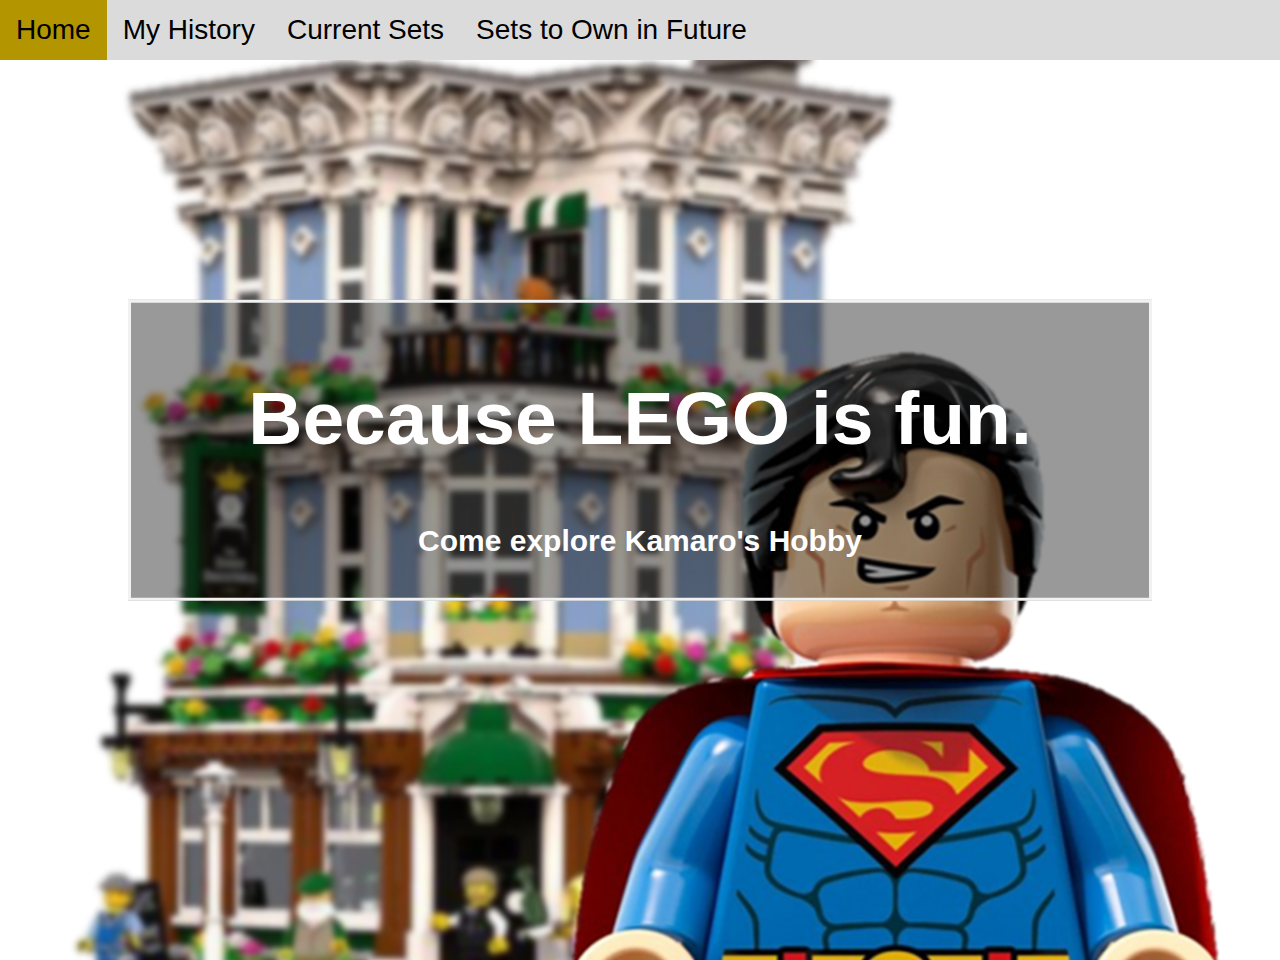
<file: index.html>
<!DOCTYPE html>
<html>
<head>
    <meta charset="utf-8" />
	<link rel="stylesheet" href="styles.css">
    <title>Home</title>
	
	<style>
		img {
		  max-width: 100%;
		  height: auto;
		}
		
		body, html {
		  height: 100%;
		  margin: 0;
		}
				
		* {
		  box-sizing: border-box;
		}

		.bg-image {
		  /* The image used */
		  background-image: url('supermanbuilding.png');
		  
		  /* Full height */
		  height: 100%; 
		  
		  /* Center and scale the image nicely */
		  background-position: center;
		  background-repeat: no-repeat;
		  background-size: cover;
		}

		/* Position text in the middle of the page/image */
		.bg-text {
		  background-color: rgb(0,0,0); /* Fallback color */
		  background-color: rgba(0,0,0, 0.4); /* Black w/opacity/see-through */
		  color: white;
		  font-weight: bold;
		  border: 3px solid #f1f1f1;
		  position: absolute;
		  top: 50%;
		  left: 50%;
		  transform: translate(-50%, -50%);
		  z-index: 2;
		  width: 80%;
		  padding: 10px;
		  text-align: center;
		}
		
		@media screen and (min-width: 800px) {
		  .bg-text {
			font-size: 50px;
		  }
		}

		@media screen and (max-width: 800px) {
		  .bg-text {
			font-size: 30px;
		  }
		}
		
	</style>
</head>
<body>

<ul>
  <li><a class="active" href="index.html">Home</a></li>
  <li><a href="history.html">My History</a></li>
  <li><a href="currentsets.html">Current Sets</a></li>
  <li><a href="futuresets.html">Sets to Own in Future</a></li>
</ul>

<div class="bg-image"></div>

<div class="bg-text">
  <h2>Because <strong>LEGO</strong> is fun.</h2>
  <p style="font-size:30px">Come explore Kamaro's Hobby</p>
</div>

</body>
</html>
</file>
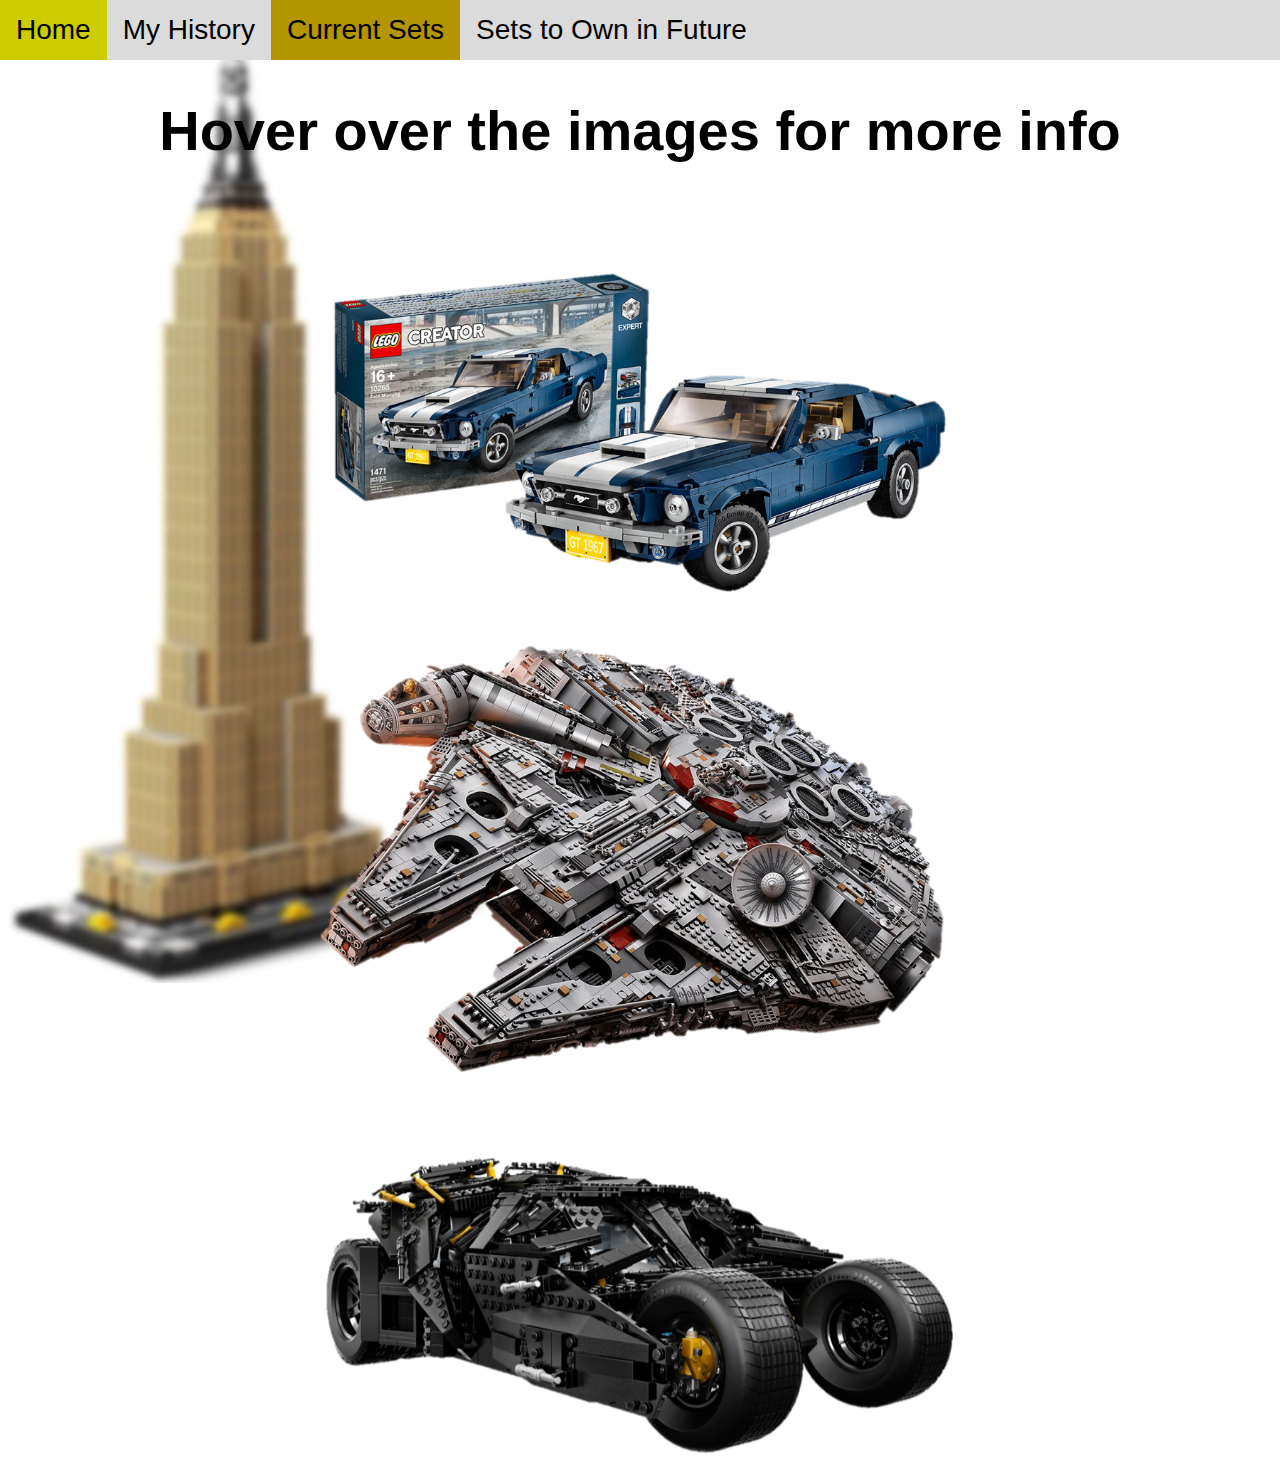
<file: currentsets.html>
<!DOCTYPE html>
<html>
<head>
    <meta charset="utf-8" />
	<link rel="stylesheet" href="styles.css">
    <title>Current Sets</title>

<style>

	body {
		background-image: url('legobuilding.jpg');
		background-position: center;
		background-repeat: no-repeat;
		background-size: cover;
		background-attachment: fixed;
	}

	.container {
	  position: relative;
		margin-left: auto;
	  margin-right: auto;
	  width: 50%;
	}

	.image {
	  opacity: 1;
	  display: block;
	  width: 100%;
	  height: auto;
	  transition: .5s ease;
	  backface-visibility: hidden;
	}

	.middle {
	  transition: .5s ease;
	  opacity: 0;
	  position: absolute;
	  top: 50%;
	  left: 50%;
	  transform: translate(-50%, -50%);
	  -ms-transform: translate(-50%, -50%)
	}

	.container:hover .image {
	  opacity: 0.3;
	}

	.container:hover .middle {
	  opacity: 1;
	}

	.text {
	  background-color: #4CAF50;
	  color: white;
	  font-size: 16px;
	  padding: 16px 32px;
	}

	h1 {text-align: center;}

</style>	

</head>
<body>

<ul>
  <li><a href="index.html">Home</a></li>
  <li><a href="history.html">My History</a></li>
  <li><a class="active" href="currentsets.html">Current Sets</a></li>
  <li><a href="futuresets.html">Sets to Own in Future</a></li>
</ul>

<h1>Hover over the images for more info</h1><br><br>

<div class="container">
  <img src="10265.png" alt="Avatar" class="image" style="width:100%">
  <div class="middle">
    <div class="text">Lego Set 10265 - Obtained in 2020.<br><br>Authentic replica of a 1960s Ford Mustang featuring dark-blue bodywork with white racing stripes, air scoop, 5-spoke rims with road-gripping tires, and a selection customization add-ons.</div>
  </div>
</div>

<div class="container">
  <img src="75192.png" alt="Avatar" class="image" style="width:100%">
  <div class="middle">
    <div class="text">Lego Set 75192 - Obtained in 2019. <br><br> My favourite set. An amazing LEGO interpretation of Han Solo's unforgettable Corellian freighter. It has all the details that Star Wars fans of any age could wish for, including intricate exterior detailing, upper and lower quad laser cannons, landing legs, lowering boarding ramp and a 4-minifigure cockpit with detachable canopy.</div>
  </div>
</div>

<div class="container">
  <img src="76023.png" alt="Avatar" class="image" style="width:100%">
  <div class="middle">
    <div class="text">Lego Set 76023 - Obtained in 2015. <br><br> Also my favourite set. This is a LEGO interpretation of the batmobile that was introduced in the movie BATMAN BEGINS, directed by Christopher Nolan and starred by Christian Bale.</div>
  </div>
</div>

</body>
</html>
</file>
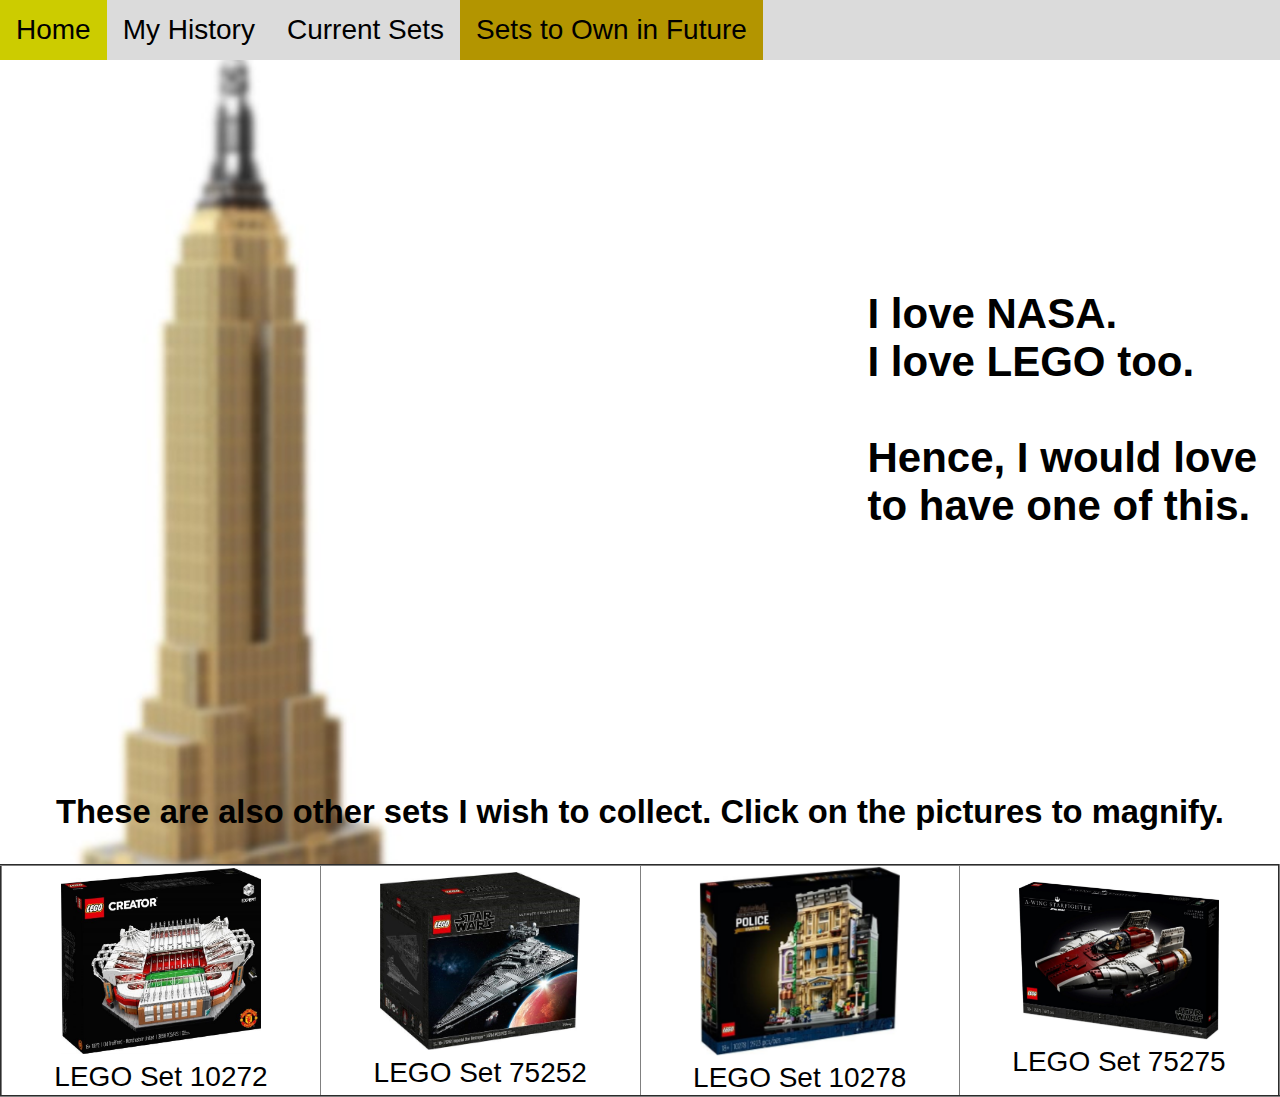
<file: futuresets.html>
<!DOCTYPE html>
<html>
<head>
    <meta charset="utf-8" />
	<link rel="stylesheet" href="styles.css">
    <title>Sets to Own in Future</title>
	
<style>
	body {
		background-image: url('legobuilding.jpg');
		background-position: center;
		background-repeat: no-repeat;
		background-size: cover;
		background-attachment: fixed;
	}

	.modal {
		z-index:1;
		display:none;
		padding-top:10px;
		position:fixed;
		left:0;
		top:0;
		width:100%;
		height:100%;
		overflow:auto;
		background-color:rgb(0,0,0);
		background-color:rgba(0,0,0,0.8)
	}

	.modal-content{
		margin: auto;
		display: block;
		position: absolute;
	  top: 50%;
	  left: 50%;
	  transform: translate(-50%, -50%);
	}


	.modal-hover-opacity {
		opacity:1;
		filter:alpha(opacity=100);
		-webkit-backface-visibility:hidden
	}

	.modal-hover-opacity:hover {
		opacity:0.60;
		filter:alpha(opacity=60);
		-webkit-backface-visibility:hidden
	}


	.close {
	text-decoration:none;float:right;font-size:24px;font-weight:bold;color:white
	}
	.container1 {
	width:200px;
	display:inline-block;
	}
	.modal-content, #caption {   
	  
		-webkit-animation-name: zoom;
		-webkit-animation-duration: 0.6s;
		animation-name: zoom;
		animation-duration: 0.6s;
	}


	@-webkit-keyframes zoom {
		from {-webkit-transform:scale(0)} 
		to {-webkit-transform:scale(1)}
	}

	@keyframes zoom {
		from {transform:scale(0)} 
		to {transform:scale(1)}
	}
	
	.center {
	  display: block;
	  margin-left: auto;
	  margin-right: auto;
	  width: 50%;
	}

	.video-responsive{
		overflow:hidden;
		padding-bottom:56.25%;
		position:relative;
		height:0;
	}
	.video-responsive iframe{
		left:0;
		top:0;
		height:100%;
		width:100%;
		position:absolute;
	}

</style
</head>
<body>

<ul>
  <li><a href="index.html">Home</a></li>
  <li><a href="history.html">My History</a></li>
  <li><a href="currentsets.html">Current Sets</a></li>
  <li><a class="active" href="futuresets.html">Sets to Own in Future</a></li>
</ul>

<table border="0" style="height: 700px; width: 100%; border-collapse: collapse;" height="447">
<tbody>
<tr>
<td style="width: 67.6932%; text-align: center;">
<div class="video-responsive">
<iframe width="420" height="315" src="https://www.youtube.com/embed/ci3ZwLhGNTw" frameborder="0" allowfullscreen></iframe>
</div></td>
<td style="width: 32.3068%;">
<h2 class="u-text u-text-1"><span>I love <strong>NASA</strong>.<br />I love <strong>LEGO</strong> too.&nbsp;</span>&nbsp;<br /><br />Hence, I would love to have one of this.</h2>
</td>
</tr>
</tbody>
</table>

<center><h3>These are also other sets I wish to collect. Click on the pictures to magnify.</h3></center>
<table border="2" style="width: 100%; border-collapse: collapse;background-color: white;">
<tbody>
<tr>
<td style="width: 25%;">
<center><div class="container1">
    <img src="10272.jpg" style="max-width:100%;cursor:pointer" onclick="onClick(this)" class="modal-hover-opacity">
  </div><br>LEGO Set 10272</center>
</td>
<td style="width: 25%;">
<center><div class="container1">
    <img src="75252.jpg" style="max-width:100%;cursor:pointer" onclick="onClick(this)" class="modal-hover-opacity">
  </div><br>LEGO Set 75252</center>
</td>
<td style="width: 25%;">
<center><div class="container1">
    <img src="10278.jpg" style="max-width:100%;cursor:pointer" onclick="onClick(this)" class="modal-hover-opacity">
  </div><br>LEGO Set 10278</center>
</td>
</td>
<td style="width: 25%;">
<center><div class="container1">
    <img src="75275.jpg" style="max-width:100%;cursor:pointer" onclick="onClick(this)" class="modal-hover-opacity">
  </div><br>LEGO Set 75275</center>
</td>
</td>
</tr>
</tbody>
</table>

<div id="modal01" class="modal" onclick="this.style.display='none'">
  <span class="close">&times;&nbsp;&nbsp;&nbsp;&nbsp;</span>
  <div class="modal-content">
    <img id="img01" style="max-width:100%">
  </div>
</div>



<script>
// Get the modal
var modal = document.getElementById('modal01');

// Get the image and insert it inside the modal - use its "alt" text as a caption
var modalImg = document.getElementById("img01");
img.onclick = function(){
  modal.style.display = "block";
  modalImg.src = this.src;
  captionText.innerHTML = this.alt;
}

// Get the <span> element that closes the modal
var span = document.getElementsByClassName("close")[0];

// When the user clicks on <span> (x), close the modal
function onClick(element) {
  document.getElementById("img01").src = element.src;
  document.getElementById("modal01").style.display = "block";
}
</script>

</body>
</html>
</file>
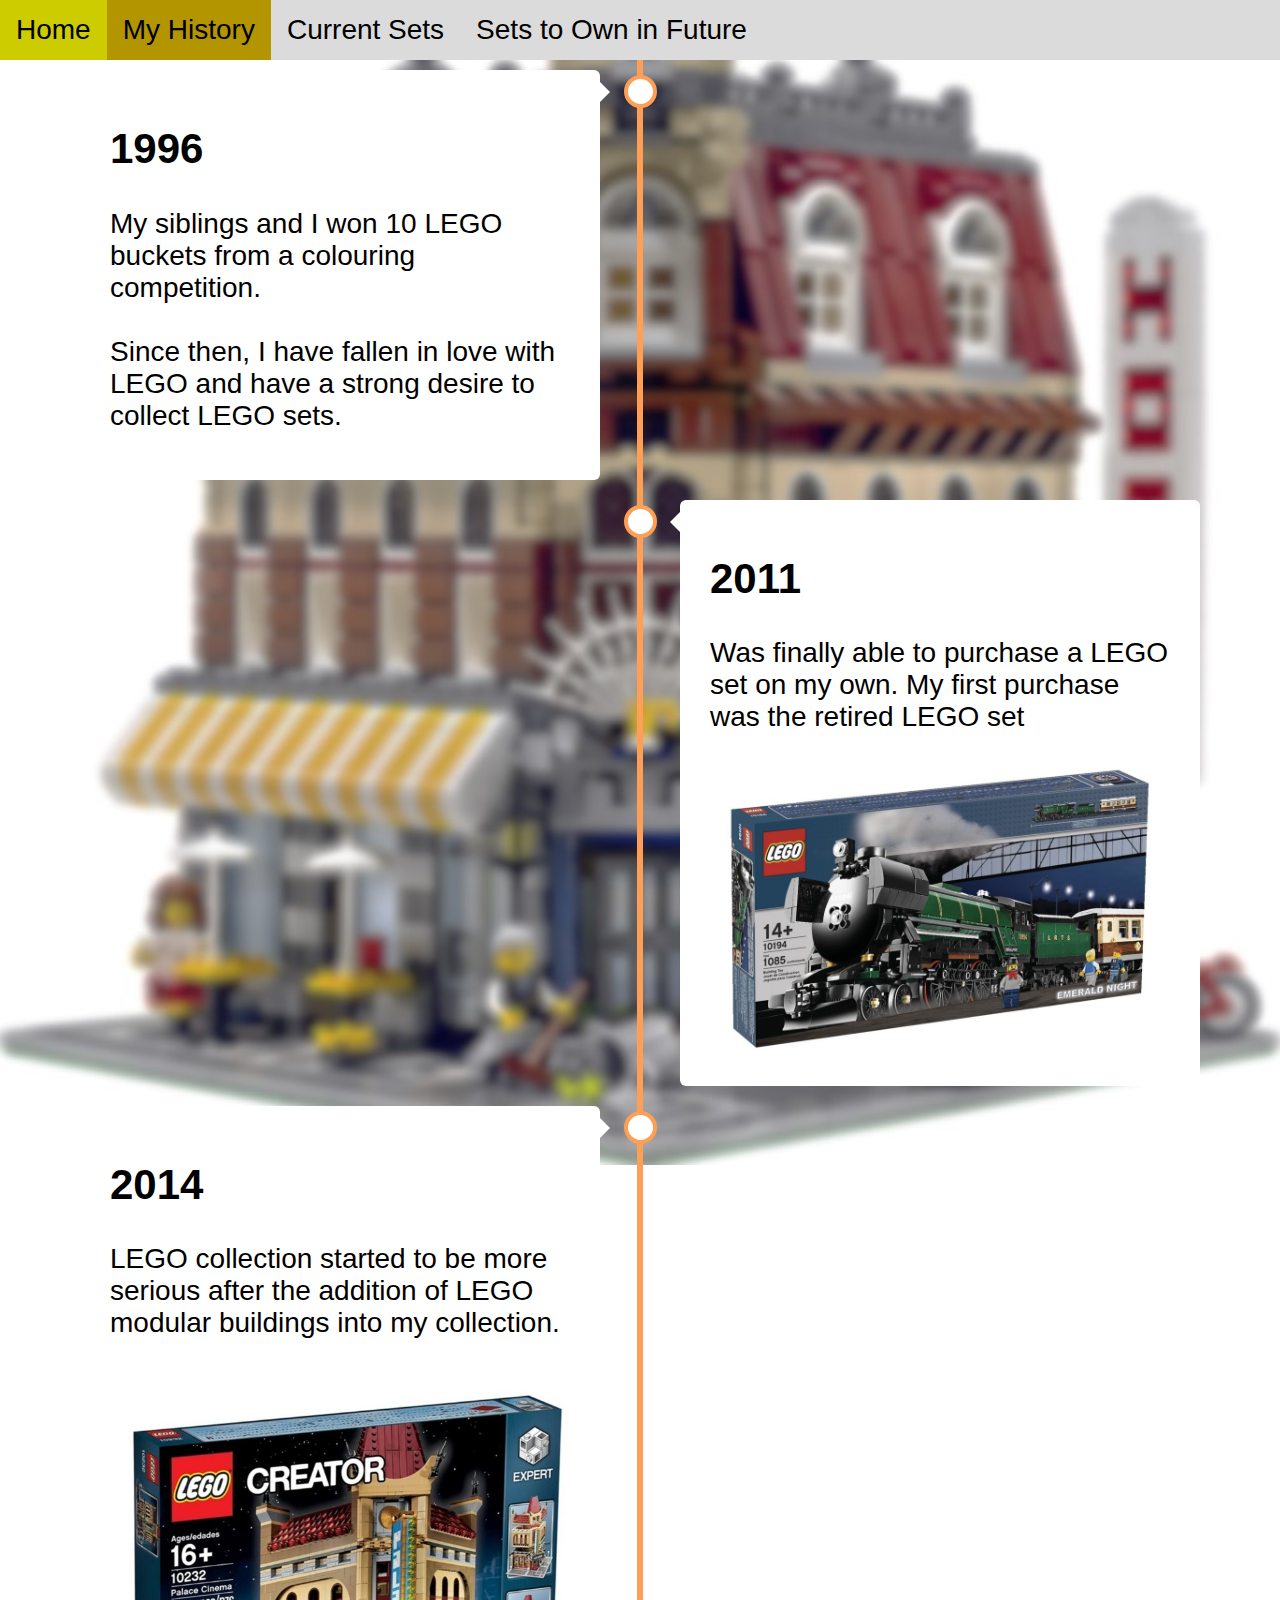
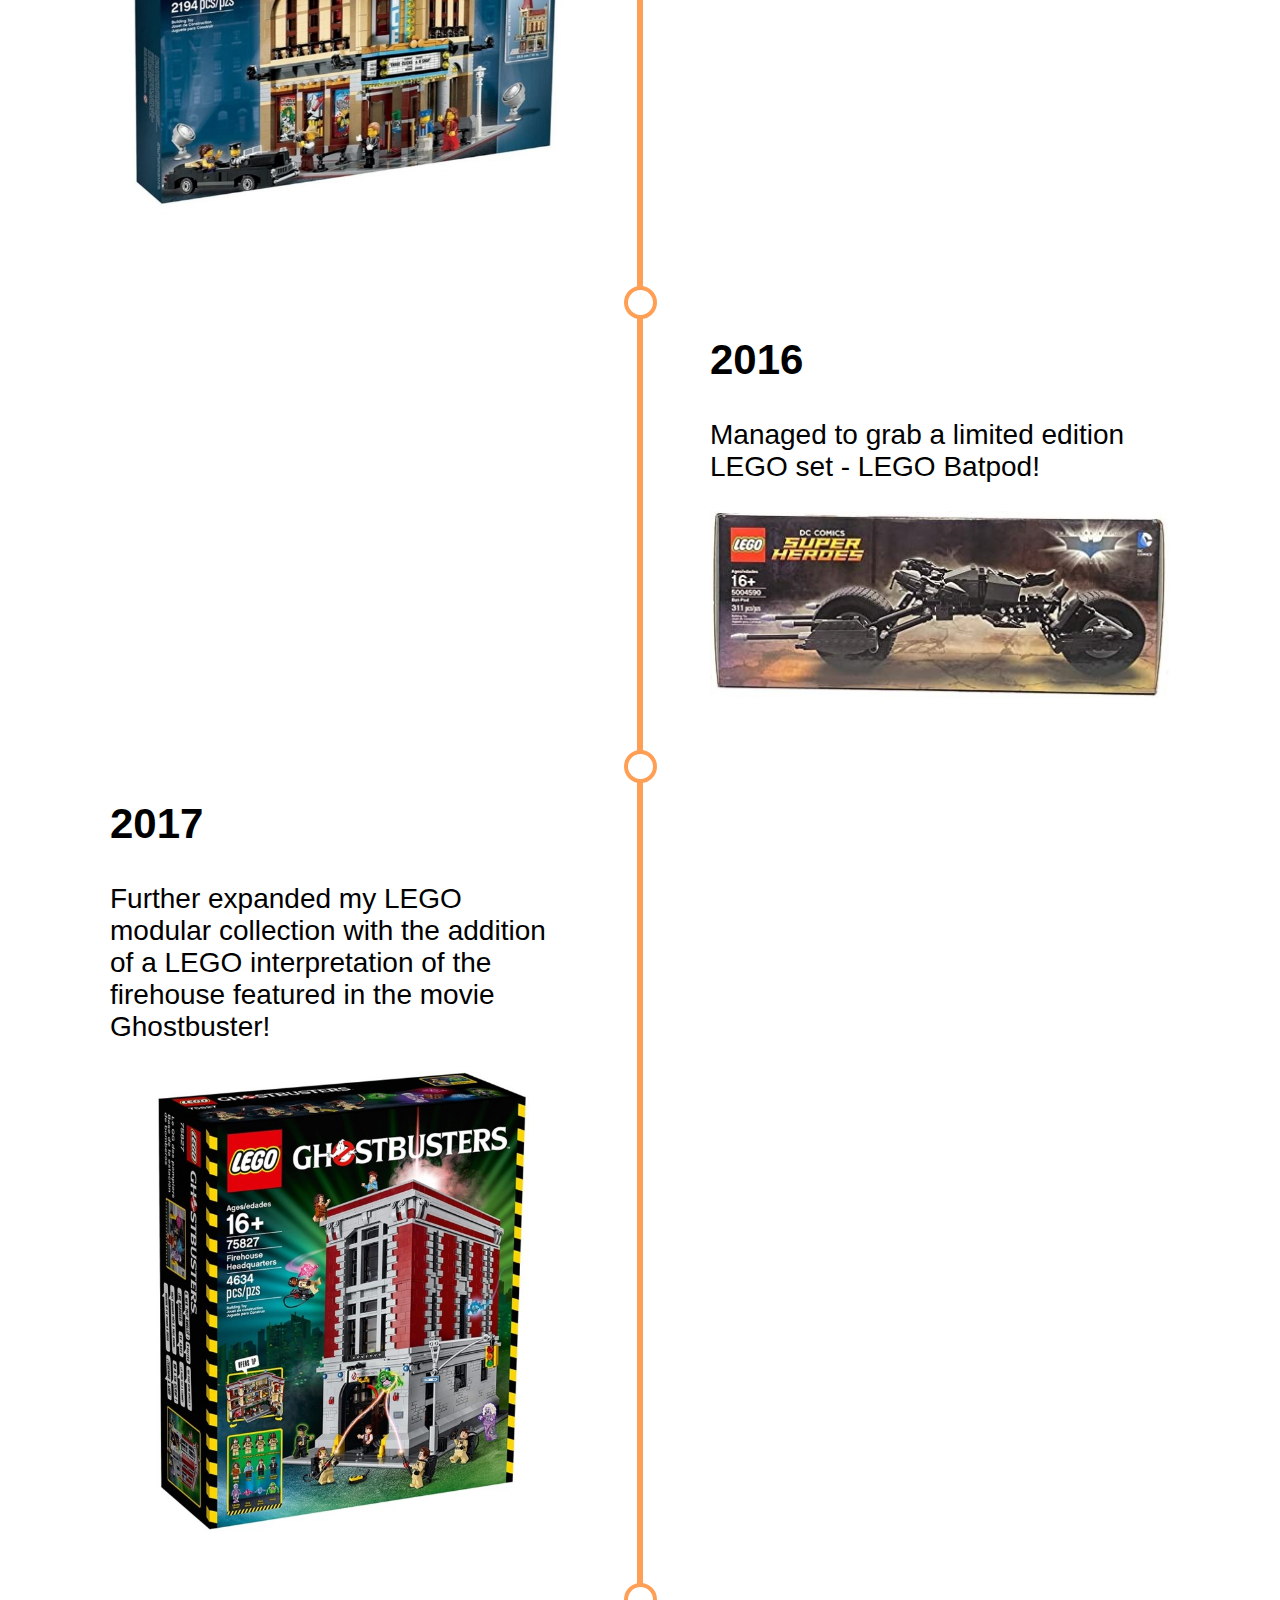
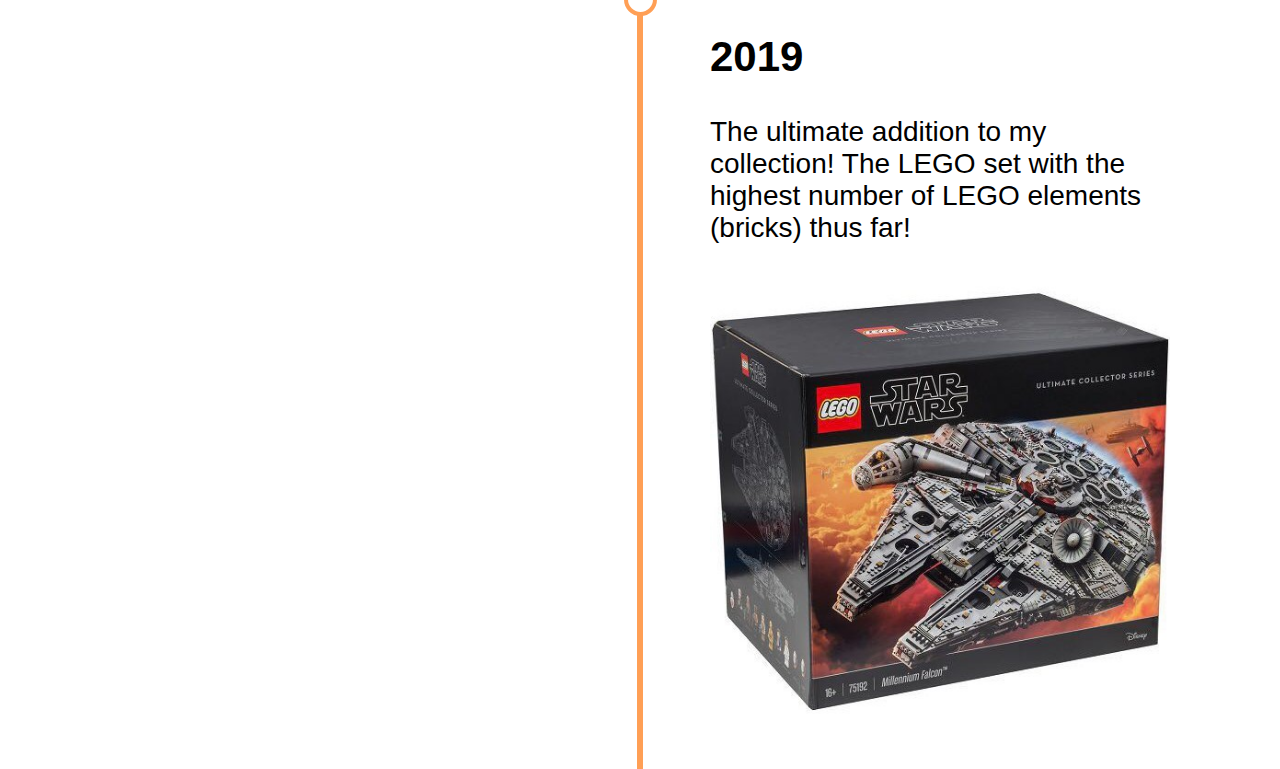
<file: history.html>
<!DOCTYPE html>
<html>
<head>
    <meta charset="utf-8" />
	<link rel="stylesheet" href="styles.css">
    <title>My History</title>
	
<style>

	body {
		background-image: url('cafecorner.jpg');
		background-position: center;
		background-repeat: no-repeat;
		background-size: cover;
		background-attachment: fixed;
	}
	
	* {
	  box-sizing: border-box;
	}

	/* The actual timeline (the vertical ruler) */
	.timeline {
	  position: relative;
	  max-width: 1200px;
	  margin: 0 auto;
	}

	/* The actual timeline (the vertical ruler) */
	.timeline::after {
	  content: '';
	  position: absolute;
	  width: 6px;
	  background-color: #FF9F55;
	  top: 0;
	  bottom: 0;
	  left: 50%;
	  margin-left: -3px;
	}

	/* Container around content */
	.container {
	  padding: 10px 40px;
	  position: relative;
	  background-color: inherit;
	  width: 50%;
	}

	/* The circles on the timeline */
	.container::after {
	  content: '';
	  position: absolute;
	  width: 25px;
	  height: 25px;
	  right: -17px;
	  background-color: white;
	  border: 4px solid #FF9F55;
	  top: 15px;
	  border-radius: 50%;
	  z-index: 1;
	}

	/* Place the container to the left */
	.left {
	  left: 0;
	}

	/* Place the container to the right */
	.right {
	  left: 50%;
	}

	/* Add arrows to the left container (pointing right) */
	.left::before {
	  content: " ";
	  height: 0;
	  position: absolute;
	  top: 22px;
	  width: 0;
	  z-index: 1;
	  right: 30px;
	  border: medium solid white;
	  border-width: 10px 0 10px 10px;
	  border-color: transparent transparent transparent white;
	}

	/* Add arrows to the right container (pointing left) */
	.right::before {
	  content: " ";
	  height: 0;
	  position: absolute;
	  top: 22px;
	  width: 0;
	  z-index: 1;
	  left: 30px;
	  border: medium solid white;
	  border-width: 10px 10px 10px 0;
	  border-color: transparent white transparent transparent;
	}

	/* Fix the circle for containers on the right side */
	.right::after {
	  left: -16px;
	}

	/* The actual content */
	.content {
	  padding: 20px 30px;
	  background-color: white;
	  position: relative;
	  border-radius: 6px;
	}

	/* Media queries - Responsive timeline on screens less than 600px wide */
	@media screen and (max-width: 600px) {
	  /* Place the timelime to the left */
	  .timeline::after {
	  left: 31px;
	  }
	  
	  /* Full-width containers */
	  .container {
	  width: 100%;
	  padding-left: 70px;
	  padding-right: 25px;
	  }
	  
	  /* Make sure that all arrows are pointing leftwards */
	  .container::before {
	  left: 60px;
	  border: medium solid white;
	  border-width: 10px 10px 10px 0;
	  border-color: transparent white transparent transparent;
	  }

	  /* Make sure all circles are at the same spot */
	  .left::after, .right::after {
	  left: 15px;
	  }
	  
	  /* Make all right containers behave like the left ones */
	  .right {
	  left: 0%;
	  }
	}


</style>
</head>
<body>
<ul>
  <li><a href="index.html">Home</a></li>
  <li><a class="active" href="history.html">My History</a></li>
  <li><a href="currentsets.html">Current Sets</a></li>
  <li><a href="futuresets.html">Sets to Own in Future</a></li>
    <div class="progress-bar" id="myBar"></div>
</ul>


<div class="timeline">
  <div class="container left">
    <div class="content">
      <h2>1996</h2>
      <p>My siblings and I won 10 LEGO buckets from a colouring competition.<br><br>Since then, I have fallen in love with LEGO and have a strong desire to collect LEGO sets.</p>
	</div>
  </div>
  <div class="container right">
    <div class="content">
      <h2>2011</h2>
      <p>Was finally able to purchase a LEGO set on my own. My first purchase was the retired LEGO set </p>
	  <img src="10194.jpg" alt="10194" height="100%" width="100%">
    </div>
  </div>
  <div class="container left">
    <div class="content">
      <h2>2014</h2>
      <p>LEGO collection started to be more serious after the addition of LEGO modular buildings into my collection.</p>
	  <img src="10232.jpg" alt="10232" height="100%" width="100%">
    </div>
  </div>
  <div class="container right">
    <div class="content">
      <h2>2016</h2>
      <p>Managed to grab a limited edition LEGO set - LEGO Batpod!</p>
	  <img src="5004590.jpg" alt="5004590" height="100%" width="100%">
    </div>
  </div>
  <div class="container left">
    <div class="content">
      <h2>2017</h2>
      <p>Further expanded my LEGO modular collection with the addition of a LEGO interpretation of the firehouse featured in the movie Ghostbuster!</p>
	  <img src="75827.jpg" alt="75827" height="100%" width="100%">
    </div>
  </div>
  <div class="container right">
    <div class="content">
      <h2>2019</h2>
      <p>The ultimate addition to my collection! The LEGO set with the highest number of LEGO elements (bricks) thus far!</p>
	  <img src="75192.jpg" alt="75192" height="100%" width="100%">
    </div>
  </div>
</div>

<script>
window.onscroll = function() {myFunction()};

function myFunction() {
  var winScroll = document.body.scrollTop || document.documentElement.scrollTop;
  var height = document.documentElement.scrollHeight - document.documentElement.clientHeight;
  var scrolled = (winScroll / height) * 100;
  document.getElementById("myBar").style.width = scrolled + "%";
}
</script>

</body>
</html>
</file>
<file: styles.css>
body {
  font-size: 28px;
  font-family: Arial;
}

body, html {
	margin: 0;
	}

ul {
  list-style-type: none;
  margin: 0;
  padding: 0;
  overflow: hidden;
  background-color: #DBDBDB;
  position: -webkit-sticky; /* Safari */
  position: sticky;
  top: 0;
  z-index:300
}

.progress-bar {
	z-index: 301;
	height: 8px;
	background: #4caf50;
	width: 0%;
	}

li {
  float: left;
}

li a {
  display: block;
  color: black;
  text-align: center;
  padding: 14px 16px;
  text-decoration: none;
}

.active {
  background-color: #B39500;
}

li a:hover:not(.active) {
  background-color: #CCCC00;
  color: black;
}
</file>
